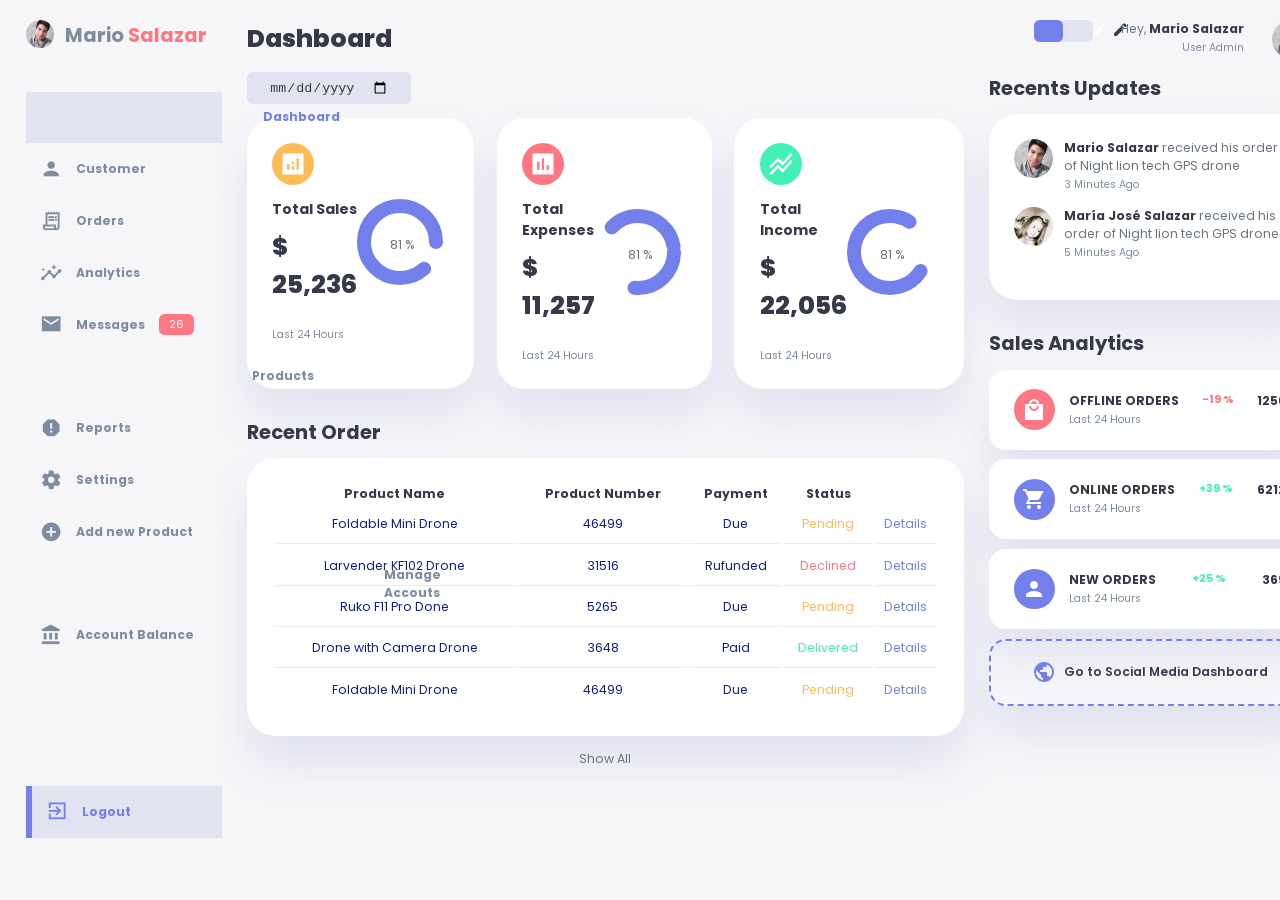
<file: dashboard/index.html>
<!DOCTYPE html>
<html lang="en">
<head>
    <meta charset="UTF-8">
    <meta http-equiv="X-UA-Compatible" content="IE=edge">
    <meta name="viewport" content="width=device-width, initial-scale=1.0">
    <link rel="icon" type="image/jpg" href="../img/grifinho.png">
    <link href="https://fonts.googleapis.com/icon?family=Material+Icons+Sharp" rel="stylesheet">
    <link rel="stylesheet" href="css/style.css">
    <title>Salazar</title>
</head>
<body>
    <div class="container">
        <aside>
            <div class="top">
                <div class="logo">
                    <img src="img/mario_profile.png" alt="">
                    <h2 class="text-muted">Mario
                        <span class="danger">Salazar</span>
                    </h2>
                </div>
                <div class="close" id="close-btn">
                    <span class="material-icons-sharp">
                        highlight_off
                    </span>
                </div>
            </div>
            <div class="sidebar">
                <a class="active" href="#">
                    <span class="material-icons-sharp">
                        grid_view
                    </span>
                    <h3>Dashboard</h3>
                </a>
                <a href="#">
                    <span class="material-icons-sharp">
                        person
                    </span>
                    <h3>Customer</h3>
                </a>
                <a href="#">
                    <span class="material-icons-sharp">
                        receipt_long
                    </span>
                    <h3>Orders</h3>
                </a>
                <a href="#">
                    <span class="material-icons-sharp">
                        insights
                    </span>
                    <h3>Analytics</h3>
                </a>
                <a href="#">
                    <span class="material-icons-sharp">
                        mail
                    </span>
                    <h3>Messages</h3>
                    <span class="message-count">26</span>
                </a>
                <a href="#">
                    <span class="material-icons-sharp">
                        inventory
                    </span>
                    <h3>Products</h3>
                </a>
                <a href="#">
                    <span class="material-icons-sharp">
                        report
                    </span>
                    <h3>Reports</h3>
                </a>
                <a href="#">
                    <span class="material-icons-sharp">
                        settings
                    </span>
                    <h3>Settings</h3>
                </a>
                <a href="#">
                    <span class="material-icons-sharp">
                        add_circle
                    </span>
                    <h3>Add new Product</h3>
                </a>
                <a href="#">
                    <span class="material-icons-sharp">
                        manage_accounts
                    </span>
                    <h3>Manage Accouts</h3>
                </a>
                <a href="#">
                    <span class="material-icons-sharp">
                        account_balance
                    </span>
                    <h3>Account Balance</h3>
                </a>
                <a class="logout" href="#">
                    <span class="material-icons-sharp">
                        exit_to_app
                    </span>
                    <h3>Logout</h3>
                </a>
            </div>
        </aside>
        <main>
            <h1>Dashboard</h1>
            <div class="date">
                <input type="date">
            </div>
            <div class="insights">
                <div class="sales">
                    <span class="material-icons-sharp">
                        analytics
                    </span>
                    <div class="middle">
                        <div class="left">
                            <h3>Total Sales</h3>
                            <h1>$ 25,236</h1>
                        </div>
                        <div class="progress">
                            <svg>
                                <circle cx="38" cy="38" r="36"></circle>
                            </svg>
                            <div class="number">
                                <p>81 %</p>
                            </div>
                        </div>
                    </div>
                    <small class="text-muted">
                        Last 24 Hours
                    </small>
                </div>

                <div class="expenses">
                    <span class="material-icons-sharp">
                        assessment
                    </span>
                    <div class="middle">
                        <div class="left">
                            <h3>Total Expenses</h3>
                            <h1>$ 11,257</h1>
                        </div>
                        <div class="progress">
                            <svg>
                                <circle cx="38" cy="38" r="36"></circle>
                            </svg>
                            <div class="number">
                                <p>81 %</p>
                            </div>
                        </div>
                    </div>
                    <small class="text-muted">
                        Last 24 Hours
                    </small>
                </div>

                <div class="income">
                    <span class="material-icons-sharp">
                        stacked_line_chart
                    </span>
                    <div class="middle">
                        <div class="left">
                            <h3>Total Income</h3>
                            <h1>$ 22,056</h1>
                        </div>
                        <div class="progress">
                            <svg>
                                <circle cx="38" cy="38" r="36"></circle>
                            </svg>
                            <div class="number">
                                <p>81 %</p>
                            </div>
                        </div>
                    </div>
                    <small class="text-muted">
                        Last 24 Hours
                    </small>
                </div>

            </div>
            <div class="recent-order">
                <h2>Recent Order</h2>
                <table>
                    <thead>
                        <tr>
                            <th>Product Name</th>
                            <th>Product Number</th>
                            <th>Payment</th>
                            <th>Status</th>
                            <th></th>
                        </tr>
                    </thead>
                    <tbody>
                      
                   
                </table>
                <a href="#">Show All</a>
            </div>
        </main>
        <div class="right">
            <div class="top">
                <button id="menu-btn">
                    <span class="material-icons-sharp">menu</span>
                </button>
                <div class="theme-toggler">
                    <span class="material-icons-sharp active">light_mode</span>
                    <span class="material-icons-sharp">dark_mode</span>
                </div>
                <div class="profile">
                    <div class="info">
                        <p>Hey, <b>Mario Salazar</b></p>
                        <small class="text-muted">User Admin</small>
                    </div>
                    <div class="profile-photo">
                        <img src="img/mario_profile.png" alt="">
                    </div>
                </div>
            </div>
            <div class="recent-updates">
                <h2>Recents Updates</h2>
                <div class="updates">
                   <div class="update">
                        <div class="profile-photo">
                            <img src="img/mario_profile.png" alt="">
                        </div>
                        <div class="message">
                            <p><b>Mario Salazar</b> received his order of Night lion tech GPS drone</p>
                            <small class="text-muted">3 Minutes Ago</small>
                        </div>
                   </div>
                <div class="update">
                    <div class="profile-photo">
                        <img src="img/mariajose.jpg" alt="">
                    </div>
                    <div class="message">
                        <p><b>María José Salazar</b> received his order of Night lion tech GPS drone</p>
                        <small class="text-muted">5 Minutes Ago</small>
                    </div>
                </div>
                </div>
            </div>
            <div class="sales-analytics">
                <h2>Sales Analytics</h2>
                <div class="item offline">
                    <div class="icon">
                        <span class="material-icons-sharp active">local_mall</span>
                    </div>
                    <div class="right">
                        <div class="info">
                            <h3>OFFLINE ORDERS</h3>
                            <small class="text-muted">Last 24 Hours</small>
                        </div>
                        <h5 class="danger">-19 %</h5>
                        <h3>1256</h3>
                    </div>
                </div>

                <div class="item online">
                    <div class="icon">
                        <span class="material-icons-sharp active">shopping_cart</span>
                    </div>
                    <div class="right">
                        <div class="info">
                            <h3>ONLINE ORDERS</h3>
                            <small class="text-muted">Last 24 Hours</small>
                        </div>
                        <h5 class="success">+39 %</h5>
                        <h3>6212</h3>
                    </div>
                </div>

                <div class="item customers">
                    <div class="icon">
                        <span class="material-icons-sharp active">person</span>
                    </div>
                    <div class="right">
                        <div class="info">
                            <h3>NEW ORDERS</h3>
                            <small class="text-muted">Last 24 Hours</small>
                        </div>
                        <h5 class="success">+25 %</h5>
                        <h3>369</h3>
                    </div>
                </div>
                <div class="item add-product">
                    <div>
                        <span class="material-icons-sharp active">public</span>
                       <a href="https://hungry-spence-fd4538.netlify.app/">
                            <h3>Go to Social Media Dashboard</h3>
                       </a>
                    </div>
                </div>
            </div>
        </div>
    </div><script src="js/order.js"></script>
    <script src="js/functions.js"></script>
</body>
</html>
</file>
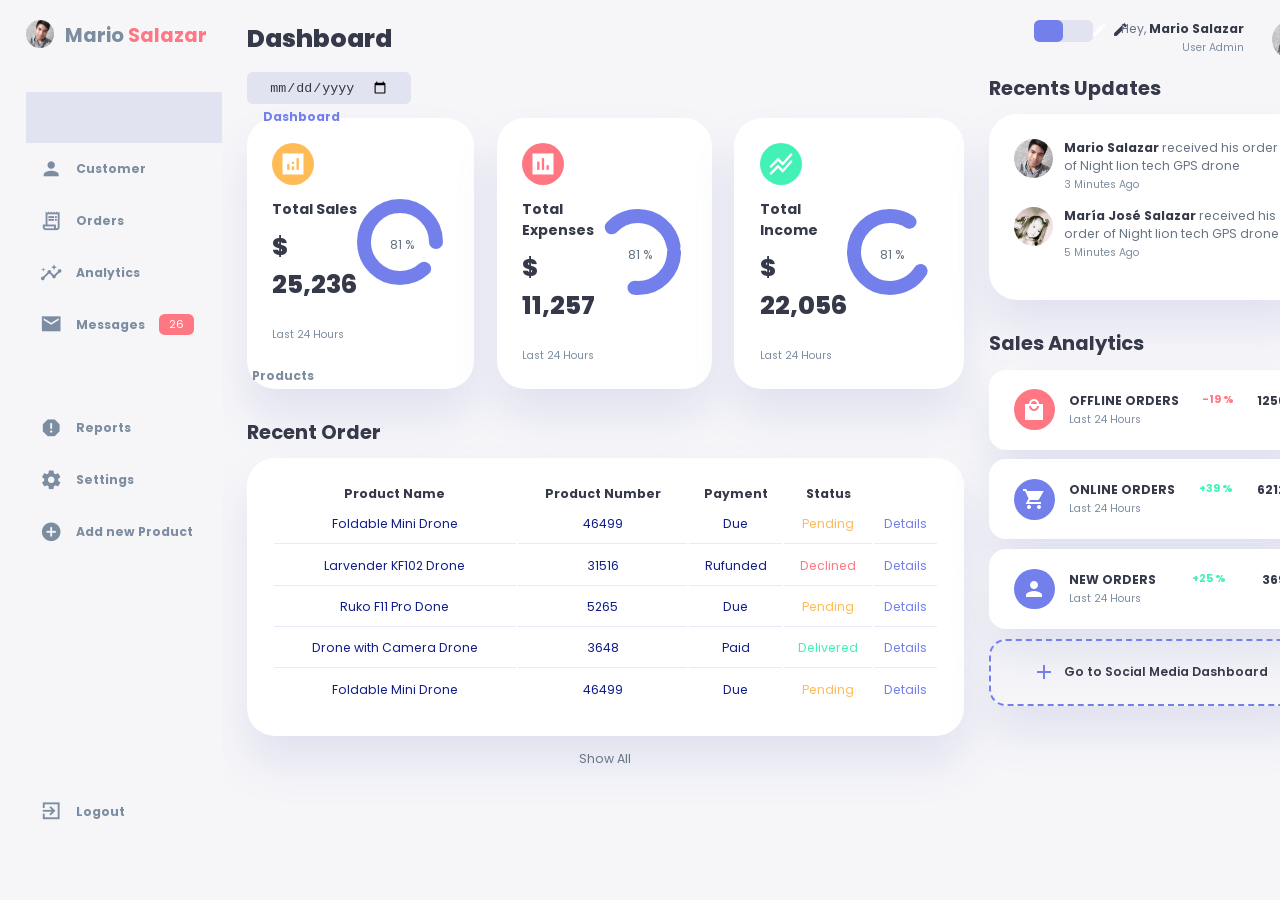
<file: dashboard/html/index.html>
<!DOCTYPE html>
<html lang="en">
<head>
    <meta charset="UTF-8">
    <meta http-equiv="X-UA-Compatible" content="IE=edge">
    <meta name="viewport" content="width=device-width, initial-scale=1.0">
    <link rel="icon" type="image/jpg" href="../img/apps_web_browser.ico">
    <link href="https://fonts.googleapis.com/icon?family=Material+Icons+Sharp" rel="stylesheet">
    <link rel="stylesheet" href="../css/style.css">
    <title>Responsive Dashboard</title>
</head>
<body>
    <div class="container">
        <aside>
            <div class="top">
                <div class="logo">
                    <img src="../img/mario_profile.png" alt="">
                    <h2 class="text-muted">Mario
                        <span class="danger">Salazar</span>
                    </h2>
                </div>
                <div class="close" id="close-btn">
                    <span class="material-icons-sharp">
                        highlight_off
                    </span>
                </div>
            </div>
            <div class="sidebar">
                <a class="active" href="#">
                    <span class="material-icons-sharp">
                        grid_view
                    </span>
                    <h3>Dashboard</h3>
                </a>
                <a href="#">
                    <span class="material-icons-sharp">
                        person
                    </span>
                    <h3>Customer</h3>
                </a>
                <a href="#">
                    <span class="material-icons-sharp">
                        receipt_long
                    </span>
                    <h3>Orders</h3>
                </a>
                <a href="#">
                    <span class="material-icons-sharp">
                        insights
                    </span>
                    <h3>Analytics</h3>
                </a>
                <a href="#">
                    <span class="material-icons-sharp">
                        mail
                    </span>
                    <h3>Messages</h3>
                    <span class="message-count">26</span>
                </a>
                <a href="#">
                    <span class="material-icons-sharp">
                        inventory
                    </span>
                    <h3>Products</h3>
                </a>
                <a href="#">
                    <span class="material-icons-sharp">
                        report
                    </span>
                    <h3>Reports</h3>
                </a>
                <a href="#">
                    <span class="material-icons-sharp">
                        settings
                    </span>
                    <h3>Settings</h3>
                </a>
                <a href="#">
                    <span class="material-icons-sharp">
                        add_circle
                    </span>
                    <h3>Add new Product</h3>
                </a>
                <a href="#">
                    <span class="material-icons-sharp">
                        exit_to_app
                    </span>
                    <h3>Logout</h3>
                </a>
            </div>
        </aside>
        <main>
            <h1>Dashboard</h1>
            <div class="date">
                <input type="date">
            </div>
            <div class="insights">
                <div class="sales">
                    <span class="material-icons-sharp">
                        analytics
                    </span>
                    <div class="middle">
                        <div class="left">
                            <h3>Total Sales</h3>
                            <h1>$ 25,236</h1>
                        </div>
                        <div class="progress">
                            <svg>
                                <circle cx="38" cy="38" r="36"></circle>
                            </svg>
                            <div class="number">
                                <p>81 %</p>
                            </div>
                        </div>
                    </div>
                    <small class="text-muted">
                        Last 24 Hours
                    </small>
                </div>

                <div class="expenses">
                    <span class="material-icons-sharp">
                        assessment
                    </span>
                    <div class="middle">
                        <div class="left">
                            <h3>Total Expenses</h3>
                            <h1>$ 11,257</h1>
                        </div>
                        <div class="progress">
                            <svg>
                                <circle cx="38" cy="38" r="36"></circle>
                            </svg>
                            <div class="number">
                                <p>81 %</p>
                            </div>
                        </div>
                    </div>
                    <small class="text-muted">
                        Last 24 Hours
                    </small>
                </div>

                <div class="income">
                    <span class="material-icons-sharp">
                        stacked_line_chart
                    </span>
                    <div class="middle">
                        <div class="left">
                            <h3>Total Income</h3>
                            <h1>$ 22,056</h1>
                        </div>
                        <div class="progress">
                            <svg>
                                <circle cx="38" cy="38" r="36"></circle>
                            </svg>
                            <div class="number">
                                <p>81 %</p>
                            </div>
                        </div>
                    </div>
                    <small class="text-muted">
                        Last 24 Hours
                    </small>
                </div>

            </div>
            <div class="recent-order">
                <h2>Recent Order</h2>
                <table>
                    <thead>
                        <tr>
                            <th>Product Name</th>
                            <th>Product Number</th>
                            <th>Payment</th>
                            <th>Status</th>
                            <th></th>
                        </tr>
                    </thead>
                    <tbody>
                      
                   
                </table>
                <a href="#">Show All</a>
            </div>
        </main>
        <div class="right">
            <div class="top">
                <button id="menu-btn">
                    <span class="material-icons-sharp">menu</span>
                </button>
                <div class="theme-toggler">
                    <span class="material-icons-sharp active">light_mode</span>
                    <span class="material-icons-sharp">dark_mode</span>
                </div>
                <div class="profile">
                    <div class="info">
                        <p>Hey, <b>Mario Salazar</b></p>
                        <small class="text-muted">User Admin</small>
                    </div>
                    <div class="profile-photo">
                        <img src="../img/mario_profile.png" alt="">
                    </div>
                </div>
            </div>
            <div class="recent-updates">
                <h2>Recents Updates</h2>
                <div class="updates">
                   <div class="update">
                        <div class="profile-photo">
                            <img src="../img/mario_profile.png" alt="">
                        </div>
                        <div class="message">
                            <p><b>Mario Salazar</b> received his order of Night lion tech GPS drone</p>
                            <small class="text-muted">3 Minutes Ago</small>
                        </div>
                   </div>
                <div class="update">
                    <div class="profile-photo">
                        <img src="../img/mariajose.jpg" alt="">
                    </div>
                    <div class="message">
                        <p><b>María José Salazar</b> received his order of Night lion tech GPS drone</p>
                        <small class="text-muted">5 Minutes Ago</small>
                    </div>
                </div>
                </div>
            </div>
            <div class="sales-analytics">
                <h2>Sales Analytics</h2>
                <div class="item offline">
                    <div class="icon">
                        <span class="material-icons-sharp active">local_mall</span>
                    </div>
                    <div class="right">
                        <div class="info">
                            <h3>OFFLINE ORDERS</h3>
                            <small class="text-muted">Last 24 Hours</small>
                        </div>
                        <h5 class="danger">-19 %</h5>
                        <h3>1256</h3>
                    </div>
                </div>

                <div class="item online">
                    <div class="icon">
                        <span class="material-icons-sharp active">shopping_cart</span>
                    </div>
                    <div class="right">
                        <div class="info">
                            <h3>ONLINE ORDERS</h3>
                            <small class="text-muted">Last 24 Hours</small>
                        </div>
                        <h5 class="success">+39 %</h5>
                        <h3>6212</h3>
                    </div>
                </div>

                <div class="item customers">
                    <div class="icon">
                        <span class="material-icons-sharp active">person</span>
                    </div>
                    <div class="right">
                        <div class="info">
                            <h3>NEW ORDERS</h3>
                            <small class="text-muted">Last 24 Hours</small>
                        </div>
                        <h5 class="success">+25 %</h5>
                        <h3>369</h3>
                    </div>
                </div>
                <div class="item add-product">
                    <div>
                        <span class="material-icons-sharp active">add</span>
                       <a href="https://hungry-spence-fd4538.netlify.app/">
                            <h3>Go to Social Media Dashboard</h3>
                       </a>
                    </div>
                </div>
            </div>
        </div>
    </div><script src="../js/order.js"></script>
    <script src="../js/functions.js"></script>
</body>
</html>
</file>
<file: dashboard/css/style.css>
@import url("https://fonts.googleapis.com/css2?family=Inter:wght@400;700&family=Poppins:wght@300;400;500;600;700;800&display=swap");
:root {
  --color-primary: #7380ec;
  --color-danger: #ff7782;
  --color-success: #41f1b6;
  --color-warning: #ffbb55;
  --color-white: #fff;
  --color-info-dark: #7d8da1;
  --color-info-light: #dce1eb;
  --color-dark: #363949;
  --color-light: rgba(132, 139, 200, 0.18);
  --color-primary-variant: #111e88;
  --color-dark-variant: #677483;
  --color-background: #f6f6f9;
  --color-gardient-variant: linear-gradient(to right, red 0%, blue 100%);

  --card-border-radius: 2rem;
  --border-radius-1: 0.4rem;
  --border-radius-2: 0.8rem;
  --border-radius-3: 1.2rem;

  --card-padding: 1.8rem;
  --padding: 1.2rem;

  --box-shadow: 0 2rem 3rem var(--color-light);
}

.dark-theme-variables {
  --color-background: #181a1e;
  --color-white: #202528;
  --color-dark: #edeffd;
  --color-dark-variant: #a3bdcc;
  --color-light: rgba(0, 0, 0, 0.4);
  --box-shadow: 0 2rem 3rem var(--color-light);
}

* {
  margin: 0;
  padding: 0;
  outline: 0;
  appearance: none;
  border: 0;
  text-decoration: none;
  list-style: none;
  box-sizing: border-box;
}

html {
  font-size: 14px;
}

body {
  width: 100vw;
  height: 100vh;
  font-family: poppins, sans-serif;
  font-size: 0.88rem;
  background: var(--color-background);
  user-select: none;
  overflow-x: hidden;
  color: var(--color-dark);
}

.container {
  display: grid;
  width: 96%;
  margin: 0 auto;
  gap: 1.8rem;
  grid-template-columns: 14rem auto 23rem;
}

a {
  color: var(--color-dark);
}

img {
  display: block;
  width: 100%;
}

h1 {
  font-weight: 800;
  font-size: 1.8rem;
}
h2 {
  font-size: 1.4rem;
}

h3 {
  font-size: 0.87rem;
}

h4 {
  font-size: 0.8rem;
}

h5 {
  font-size: 0.77rem;
}

small {
  font-size: 0.75rem;
}

.profile-photo {
  width: 2.8rem;
  height: 2.8rem;
  border-radius: 50%;
  overflow: hidden;
  -webkit-border-radius: 50%;
  -moz-border-radius: 50%;
  -ms-border-radius: 50%;
  -o-border-radius: 50%;
}

.text-muted {
  color: var(--color-info-dark);
}

p {
  color: var(--color-dark-variant);
}

b {
  color: var(--color-dark);
}

.primary {
  color: var(--color-primary);
}

.danger {
  color: var(--color-danger);
}

.success {
  color: var(--color-success);
}

.warning {
  color: var(--color-warning);
}

aside {
  height: 100vh;
}

aside .top {
  background: var(--color-background);
  display: flex;
  align-items: center;
  justify-content: space-between;
  margin-top: 1.4rem;
}

aside .logo {
  display: flex;
  gap: 0.8rem;
}

aside .logo img {
  border-radius: var(--card-border-radius);
  width: 2rem;
  height: 2rem;
  -webkit-border-radius: var(--card-border-radius);
  -moz-border-radius: var(--card-border-radius);
  -ms-border-radius: var(--card-border-radius);
  -o-border-radius: var(--card-border-radius);
}

aside .close {
  display: none;
}

aside .sidebar {
  background: var(--color-background);
  display: flex;
  flex-direction: column;
  height: 86vh;
  position: relative;
  top: 3rem;
}

aside h3 {
  font-weight: 500;
  font-weight: bold;
}

aside .sidebar a {
  display: flex;
  color: var(--color-info-dark);
  margin-left: 1rem;
  gap: 1rem;
  align-items: center;
  position: relative;
  height: 3.7rem;
  transition: all 300ms ease;
  -webkit-transition: all 300ms ease;
  -moz-transition: all 300ms ease;
  -ms-transition: all 300ms ease;
  -o-transition: all 300ms ease;
}
aside .sidebar a span {
  font-size: 1.6rem;
  transition: all 300ms ease;
}

aside .sidebar a:last-child {
  position: absolute;
  bottom: 2rem;
  width: 100%;
}

aside .sidebar a.active,
aside .sidebar a.logout {
  background: var(--color-light);
  color: var(--color-primary);
  margin-left: 0;
}
aside .sidebar a.active:before,
aside .sidebar a.logout:before {
  content: "";
  width: 6px;
  height: 100%;
  background: var(--color-primary);
}

aside .sidebar a.active span {
  color: var(--color-primary);
  margin-left: calc(1rem - 3px);
}

aside .sidebar a:hover {
  color: mediumvioletred;
  background: var(--color-light);
}

aside .sidebar a:hover span {
  margin-left: 0.5rem;
}

aside .sidebar .message-count {
  background: var(--color-danger);
  color: var(--color-white);
  padding: 2px 10px;
  font-size: 11px;
  border-radius: var(--border-radius-1);
  -webkit-border-radius: var(--border-radius-1);
  -moz-border-radius: var(--border-radius-1);
  -ms-border-radius: var(--border-radius-1);
  -o-border-radius: var(--border-radius-1);
}

main {
  margin-top: 1.4rem;
}

main .date {
  display: inline-block;
  background: var(--color-light);
  border-radius: var(--border-radius-1);
  margin-top: 1rem;
  padding: 0.5rem 1.6rem;
  -webkit-border-radius: var(--border-radius-1);
  -moz-border-radius: var(--border-radius-1);
  -ms-border-radius: var(--border-radius-1);
  -o-border-radius: var(--border-radius-1);
}

main .date input[type="date"] {
  background: transparent;
  color: var(--color-dark);
}

main .date input {
  background: black;
  color: var(--color-dark);
}

main .insights {
  display: grid;
  grid-template-columns: repeat(3, 1fr);
  gap: 1.6rem;
}

main .insights > div {
  background: var(--color-white);
  padding: var(--card-padding);
  border-radius: var(--card-border-radius);
  margin-top: 1rem;
  box-shadow: var(--box-shadow);
  transition: all 300ms ease;
  -webkit-transition: all 300ms ease;
  -moz-transition: all 300ms ease;
  -ms-transition: all 300ms ease;
  -o-transition: all 300ms ease;
  -webkit-border-radius: var(--card-border-radius);
  -moz-border-radius: var(--card-border-radius);
  -ms-border-radius: var(--card-border-radius);
  -o-border-radius: var(--card-border-radius);
}

main .insights > div:hover {
  box-shadow: none;
}

main .insights > div span {
  background: var(--color-primary);
  padding: 0.5rem;
  border-radius: 50%;
  color: var(--color-white);
  font-size: 2rem;
  -webkit-border-radius: 50%;
  -moz-border-radius: 50%;
  -ms-border-radius: 50%;
  -o-border-radius: 50%;
}
main .insights > div.sales span {
  background: var(--color-warning);
}

main .insights > div.expenses span {
  background: var(--color-danger);
}

main .insights > div.income span {
  background: var(--color-success);
}

main .insights > div .middle {
  display: flex;
  align-items: center;
  justify-content: space-between;
}

main .insights h3 {
  margin: 1rem 0 0.6rem;
  font-size: 1rem;
}

main .insights .progress {
  position: relative;
  width: 92px;
  height: 92px;
  border-radius: 50%;
  -webkit-border-radius: 50%;
  -moz-border-radius: 50%;
  -ms-border-radius: 50%;
  -o-border-radius: 50%;
}

main .insights svg {
  width: 7rem;
  height: 7rem;
}

main .insights svg circle {
  fill: none;
  stroke: var(--color-primary);
  stroke-width: 14;
  stroke-linecap: round;
  transform: translate(5px, 5px);
  stroke-dasharray: 110;
  stroke-dashoffset: 92;
  -webkit-transform: translate(5px, 5px);
  -moz-transform: translate(5px, 5px);
  -ms-transform: translate(5px, 5px);
  -o-transform: translate(5px, 5px);
}

main .insights .sales svg circle {
  stroke-dashoffset: -30;
  stroke-dasharray: 200;
}
main .insights .expenses svg circle {
  stroke-dashoffset: 20;
  stroke-dasharray: 80;
}

main .insights .income svg circle {
  stroke-dashoffset: -20;
  stroke-dasharray: 170;
}

main .insights .progress .number {
  position: absolute;
  top: 0;
  left: 0;
  height: 100%;
  width: 100%;
  display: flex;
  justify-content: center;
  align-items: center;
}

main .insights small {
  margin-top: 1.6rem;
  display: block;
}

main .recent-order {
  margin-top: 2rem;
}

main .recent-order h2 {
  margin-bottom: 0.8rem;
}

main .recent-order table {
  background: var(--color-white);
  width: 100%;
  border-radius: var(--card-border-radius);
  padding: var(--card-padding);
  text-align: center;
  box-shadow: var(--box-shadow);
  transition: all 300ms ease;
  -webkit-border-radius: var(--card-border-radius);
  -moz-border-radius: var(--card-border-radius);
  -ms-border-radius: var(--card-border-radius);
  -o-border-radius: var(--card-border-radius);
}

main .recent-order table:hover {
  box-shadow: none;
}

main table tbody td {
  height: 2.8rem;
  border-bottom: 1px solid var(--color-light);
  color: var(--color-primary-variant);
}

main table tbody tr:last-child td {
  border: none;
}

main .recent-order a {
  text-align: center;
  display: block;
  margin: 1rem auto;
  color: var(--color-dark-variant);
}

.right {
  margin-top: 1.4rem;
}

.right .top {
  display: flex;
  justify-content: end;
  gap: 2rem;
}

.right .top button {
  display: none;
}

.right .theme-toggler {
  background: var(--color-light);
  display: flex;
  justify-content: space-between;
  align-items: center;
  height: 1.6rem;
  width: 4.2rem;
  cursor: pointer;
  border-radius: var(--border-radius-1);
  -webkit-border-radius: var(--border-radius-1);
  -moz-border-radius: var(--border-radius-1);
  -ms-border-radius: var(--border-radius-1);
  -o-border-radius: var(--border-radius-1);
}

.right .theme-toggler span {
  font-size: 1.2rem;
  width: 50%;
  height: 100%;
  display: flex;
  align-items: center;
  justify-content: center;
}

.right .theme-toggler span.active {
  background: var(--color-primary);
  color: white;
  border-radius: var(--border-radius-1);
  -webkit-border-radius: var(--border-radius-1);
  -moz-border-radius: var(--border-radius-1);
  -ms-border-radius: var(--border-radius-1);
  -o-border-radius: var(--border-radius-1);
}

.right .top .profile {
  display: flex;
  gap: 2rem;
  text-align: right;
}

.right .recent-updates {
  margin-top: 1rem;
}

.right .recent-updates h2 {
  margin-bottom: 0.8rem;
}

.right .recent-updates .updates {
  background: var(--color-white);
  padding: var(--card-padding);
  border-radius: var(--card-border-radius);
  box-shadow: var(--box-shadow);
  transition: all 300ms ease;
  -webkit-border-radius: var(--card-border-radius);
  -moz-border-radius: var(--card-border-radius);
  -ms-border-radius: var(--card-border-radius);
  -o-border-radius: var(--card-border-radius);
  -webkit-transition: all 300ms ease;
  -moz-transition: all 300ms ease;
  -ms-transition: all 300ms ease;
  -o-transition: all 300ms ease;
}

.right .recent-updates .updates:hover {
  box-shadow: none;
}
.right .recent-updates .updates .update {
  display: grid;
  grid-template-columns: 2.6rem auto;
  gap: 1rem;
  margin-bottom: 1rem;
}

.right .sales-analytics {
  margin-top: 2rem;
}

.right .sales-analytics h2 {
  margin-bottom: 0.8rem;
}
.right .sales-analytics .item {
  background: var(--color-white);
  display: flex;
  align-items: center;
  gap: 1rem;
  margin-bottom: 0.7rem;
  padding: 1.4rem var(--card-padding);
  border-radius: var(--border-radius-3);
  box-shadow: var(--box-shadow);
  transition: all 300ms ease;
  -webkit-border-radius: var(--border-radius-3);
  -moz-border-radius: var(--border-radius-3);
  -ms-border-radius: var(--border-radius-3);
  -o-border-radius: var(--border-radius-3);
  -webkit-transition: all 300ms ease;
  -moz-transition: all 300ms ease;
  -ms-transition: all 300ms ease;
  -o-transition: all 300ms ease;
}

.right .sales-analytics .item:hover {
  box-shadow: none;
}

.right .sales-analytics .item .right {
  display: flex;
  justify-content: space-between;
  align-items: start;
  margin: 0;
  width: 100%;
}

.right .sales-analytics .item .icon {
  padding: 0.6rem;
  color: var(--color-white);
  border-radius: 50%;
  background: var(--color-primary);
  display: flex;
  -webkit-border-radius: 50%;
  -moz-border-radius: 50%;
  -ms-border-radius: 50%;
  -o-border-radius: 50%;
}

.right .sales-analytics .item.offline .icon {
  background: var(--color-danger);
}

.right .sales-analytics .add-product {
  background-color: transparent;
  border: 2px dashed var(--color-primary);
  color: var(--color-primary);
  display: flex;
  align-items: center;
  justify-content: center;
}

.right .sales-analytics .add-product:hover {
  background: var(--color-primary);
  color: var(--color-white);
}

.right .sales-analytics .add-product div {
  display: flex;
  align-items: center;
  gap: 0.6rem;
}

.right .sales-analytics .add-product div h3 {
  font-weight: 600;
}

@media screen and (max-width: 1200px) {
  .container {
    width: 94%;
    grid-template-columns: 7rem auto 23rem;
  }
  aside .logo h2 {
    display: none;
  }
  aside .sidebar h3 {
    display: none;
  }

  aside .sidebar a {
    width: 5.6rem;
  }
  aside .sidebar a:last-child {
    position: relative;
    margin-top: 1.8rem;
  }

  main .insights {
    grid-template-columns: 1fr;
    gap: 0;
  }
  main .recent-order {
    width: 94%;
    position: absolute;
    left: 50%;
    transform: translate(-50%);
    margin: 2rem 0 0 8.8rem;
    -webkit-transform: translate(-50%);
    -moz-transform: translate(-50%);
    -ms-transform: translate(-50%);
    -o-transform: translate(-50%);
  }
  main .recent-order table {
    width: 83vw;
  }
  main table tbody tr th:last-child,
  main table tbody tr th:first-child {
    display: none;
  }
}

@media screen and (max-width: 768px) {
  .container {
    width: 100%;
    grid-template-columns: 1fr;
  }
  aside {
    position: fixed;
    left: -100%;
    background: var(--color-white);
    width: 18rem;
    z-index: 3;
    box-shadow: 1rem 3rem 4rem var(--box-shadow);
    height: 100vh;
    padding-right: var(--card-padding);
    display: none;
    animation: showMenu 400ms ease forwards;
    -webkit-animation: showMenu 400ms ease forwards;
  }

  @keyframes showMenu {
    to {
      left: 0;
    }
  }

  aside .logo {
    margin-left: 1rem;
  }
  aside .logo h2 {
    display: inline;
  }

  aside .sidebar h3 {
    display: inline;
  }

  aside .sidebar a {
    width: 100%;
    height: 3.4rem;
  }
  aside .sidebar a:last-child {
    position: absolute;
    bottom: 5rem;
  }

  aside .close {
    display: inline-block;
    cursor: pointer;
  }
  main {
    margin-top: 8rem;
    padding: 0 1rem;
  }

  main .recent-order {
    position: relative;
    margin: 3rem 0 0 0;
    width: 100%;
  }
  main .recent-order table {
    width: 100%;
    margin: 0;
  }

  .right {
    width: 94%;
    margin: 0 auto 4rem;
  }

  .right .top {
    position: fixed;
    top: 0;
    left: 0;
    align-items: center;
    padding: 0 0.8rem;
    height: 4.6rem;
    background: var(--color-white);
    width: 100%;
    margin: 0;
    z-index: 2;
    box-shadow: 0 1rem var(--color-light);
  }

  .right .top .theme-toggler {
    width: 4.4rem;
    position: absolute;
    left: 66%;
  }
  .right .profile .info {
    display: none;
  }
  .right .top button {
    display: inline-block;
    background: transparent;
    cursor: pointer;
    color: var(--color-dark);
    position: absolute;
    left: 1rem;
    font-size: 2rem;
  }
  .right .top button span {
    font-size: 2rem;
  }
}
</file>
